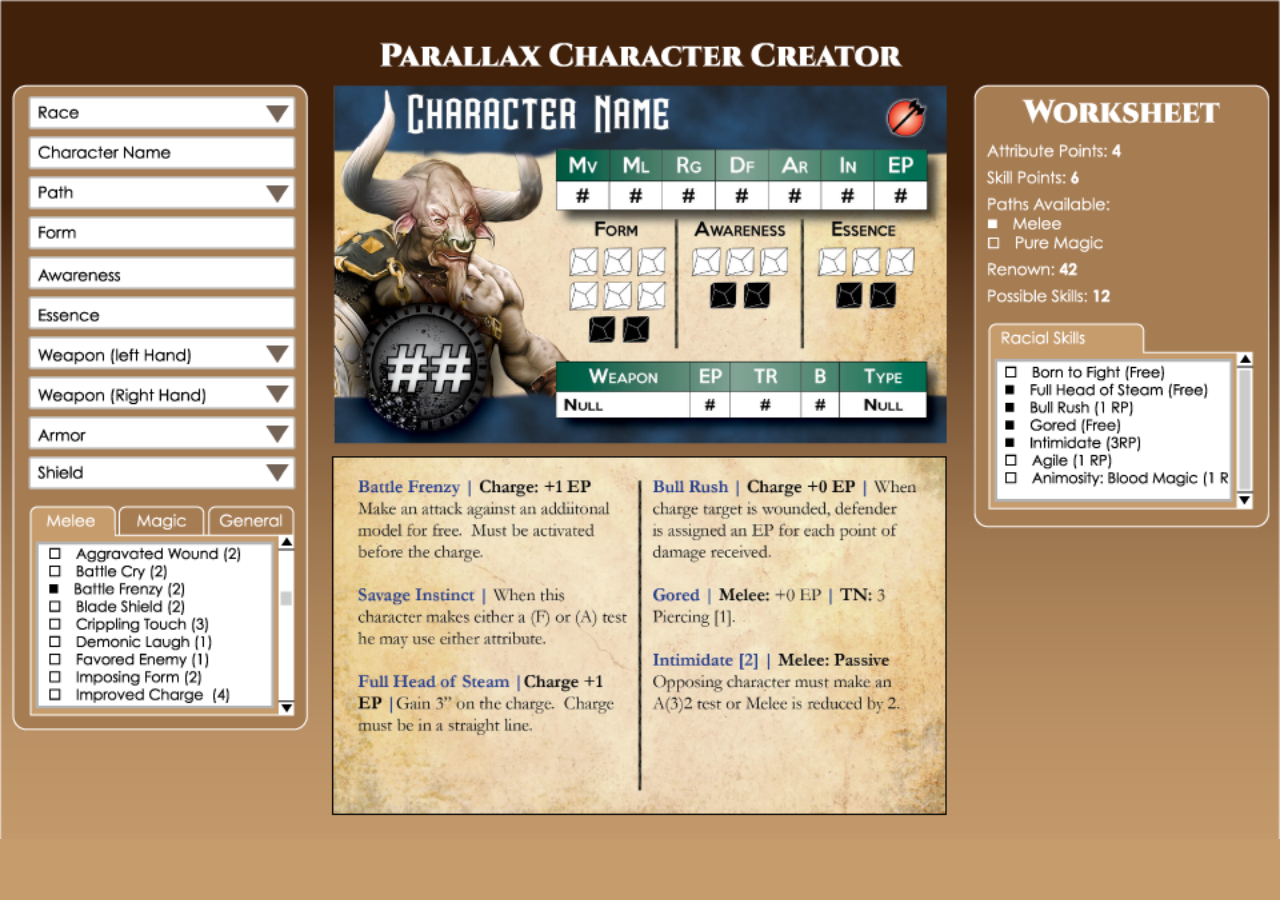
<file: index2.html>
<!DOCTYPE html>
<html>
<head>
	<meta charset="utf-8">
	<meta name="description" content="Parallax Wireframe">
	<link rel="stylesheet" type="text/css" href="css/main2.css">
	<link href="https://fonts.googleapis.com/css?family=Bitter|Montserrat" rel="stylesheet">
	<title>Sample Parallax Wireframe</title>
</head>
<body>
	<main>
	</main>
</body>
</html>
</file>
<file: css/main2.css>
body {
	background-color: #C69C6D;
	background-image: url(../images/character_creator.png);
	background-size:cover;
	background-repeat: no-repeat;
}
</file>
